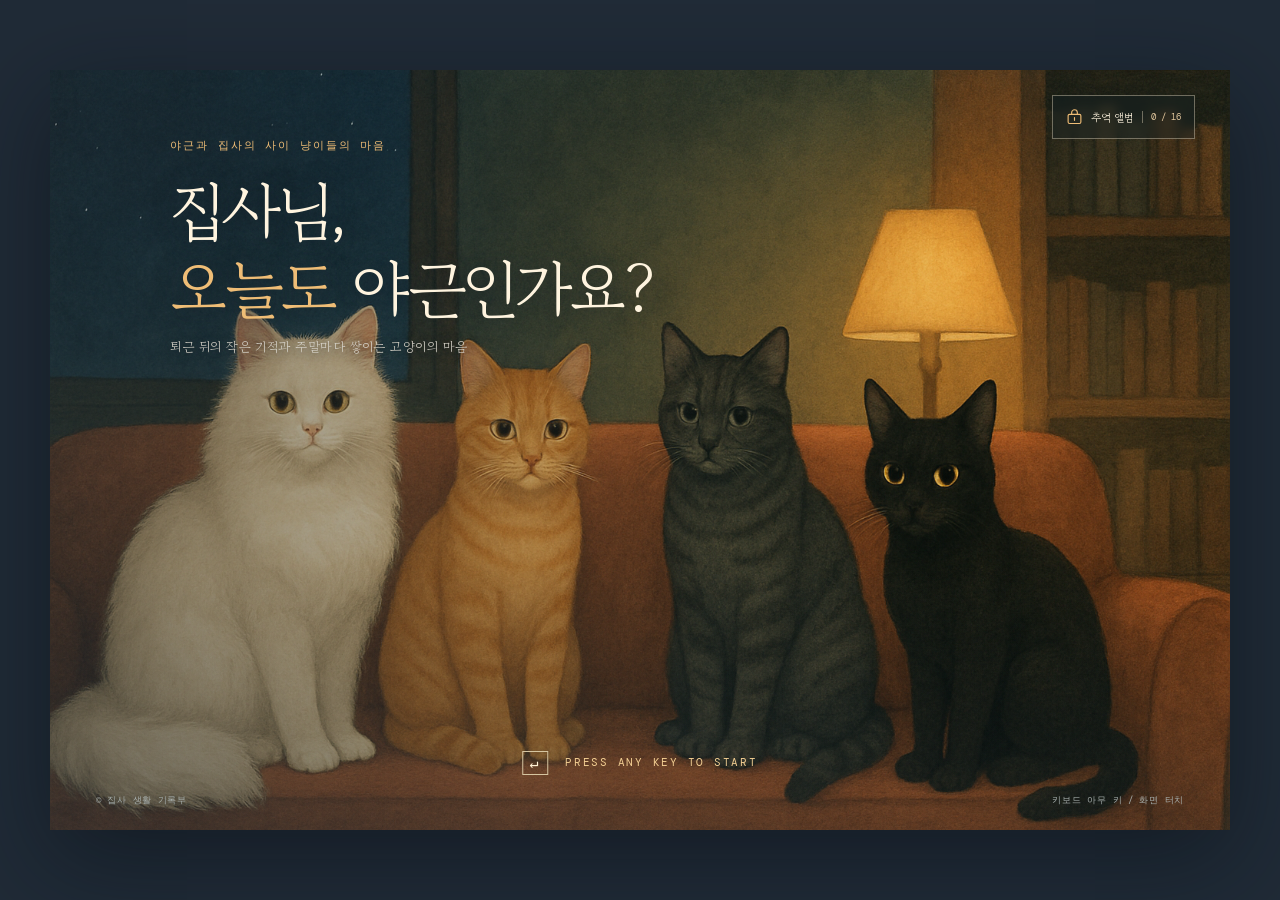
<file: index.html>
<!doctype html>
<html lang="ko">
  <head>
    <meta charset="UTF-8" />
    <meta name="viewport" content="width=device-width, initial-scale=1.0" />
    <meta name="theme-color" content="#202b37" />
    <title>집사님, 오늘도 야근인가요?</title>
    <link rel="stylesheet" href="./style.css" />
  </head>
  <body>
    <main class="game-shell" id="gameShell">
      <div class="screen title-screen is-active" id="titleScreen" aria-label="타이틀 화면">
        <button class="title-album-button" id="openTitleAlbum" type="button"><svg viewBox="0 0 24 24" aria-hidden="true"><path d="M5 7.5h14a2 2 0 0 1 2 2v9a2 2 0 0 1-2 2H5a2 2 0 0 1-2-2v-9a2 2 0 0 1 2-2Z"/><path d="M8 7.5V5a4 4 0 1 1 8 0v2.5M12 12v4"/></svg><span>추억 앨범</span><small id="titleAlbumCount">0 / 16</small></button>
        <div class="title-copy">
          <p class="eyebrow">야근과 집사의 사이 냥이들의 마음</p>
          <h1>집사님,<br /><span>오늘도</span> 야근인가요?</h1>
          <p class="title-caption">퇴근 뒤의 작은 기적과 주말마다 쌓이는 고양이의 마음</p>
        </div>
        <div class="title-cat-scene" aria-hidden="true">
          <svg viewBox="0 0 1000 430" preserveAspectRatio="none" role="presentation" xmlns="http://www.w3.org/2000/svg">
            <defs>
              <linearGradient id="titleSofa" x2="0" y2="1"><stop stop-color="#bd8060"/><stop offset="1" stop-color="#8d5e49"/></linearGradient>
              <linearGradient id="titleSeat" x2="0" y2="1"><stop stop-color="#c9916d"/><stop offset="1" stop-color="#a66f53"/></linearGradient>
              <filter id="sofaShadow" x="-.1" y="-.2" width="1.2" height="1.5"><feGaussianBlur stdDeviation="12"/></filter>
            </defs>
            <ellipse cx="500" cy="386" rx="426" ry="32" fill="#1e2425" opacity=".3" filter="url(#sofaShadow)"/>
            <path d="M103 160q0-42 47-42h700q47 0 47 42v164H103z" fill="url(#titleSofa)"/>
            <path d="M126 163q0-28 31-28h298v138H126zm321-28h296v138H447z" fill="#d19b77" opacity=".3"/>
            <path d="M78 277q0-26 32-26h780q32 0 32 26v113H78z" fill="url(#titleSeat)"/>
            <path d="M96 286h808" stroke="#e7b58d" stroke-opacity=".42" stroke-width="3"/>
            <path d="M121 388v24m757-24v24" stroke="#684b3d" stroke-width="16" stroke-linecap="round"/>
            <path d="M143 390h712" stroke="#d8b290" stroke-opacity=".16" stroke-width="3"/>
            <g transform="translate(248 180)">
              <path d="M-42 124c-69 12-92-23-67-56 16-21 42-14 42 5 0 14-16 19-25 8" fill="none" stroke="#f4ebdb" stroke-width="15" stroke-linecap="round"/>
              <path d="M-67 136c-8-48 4-89 29-103 19-11 59-11 78 0 25 14 37 55 29 103l-13 23h-111z" fill="#f4ebdb"/>
              <path d="M-64 121q-7-61 13-83m94 83q7-61-13-83m-69 85q-7 18 2 34m48-34q7 18-2 34" fill="none" stroke="#dcd0bc" stroke-width="6" stroke-linecap="round" opacity=".7"/>
              <path d="M-64 48-68-4l46 29m85 23 4-52-46 29" fill="#f4ebdb" stroke="#e7ddcd" stroke-width="3" stroke-linejoin="round"/>
              <path d="m-56 26-2-17 29 23m60-6L60 9l-2 17" fill="#d9a09a"/>
              <ellipse cx="-31" cy="65" rx="5" ry="8" fill="#43514a"/><ellipse cx="31" cy="65" rx="5" ry="8" fill="#43514a"/>
              <path d="m-4 82 4 4 4-4" fill="none" stroke="#bd8175" stroke-width="4" stroke-linecap="round"/>
              <path d="M0 86q-9 13-20 6m20-6q9 13 20 6" fill="none" stroke="#bd8175" stroke-width="3" stroke-linecap="round"/>
              <path d="m-22 86-42-7m42 15-45 4m111-12 42-7m-42 15 45 4" stroke="#b9afa0" stroke-width="2" stroke-linecap="round"/>
            </g>
            <g transform="translate(418 180)">
              <path d="M-40 126c-61 5-78-29-52-54 19-18 43-8 39 9-3 13-18 14-25 3" fill="none" stroke="#d99655" stroke-width="15" stroke-linecap="round"/>
              <path d="M-64 137c-8-48 4-89 29-103 19-11 59-11 78 0 25 14 37 55 29 103l-13 22h-111z" fill="#df9e58"/>
              <path d="M-58 56q21 12 6 34m105-34q-21 12-6 34M-53 118l18 14m88-14-18 14" fill="none" stroke="#aa6b38" stroke-width="7" stroke-linecap="round"/>
              <path d="M-64 48-68-4l46 29m85 23 4-52-46 29" fill="#d88f4d" stroke="#c58243" stroke-width="3" stroke-linejoin="round"/>
              <path d="m-56 26-2-17 29 23m60-6L60 9l-2 17" fill="#c88078"/>
              <ellipse cx="-31" cy="65" rx="5" ry="8" fill="#443d34"/><ellipse cx="31" cy="65" rx="5" ry="8" fill="#443d34"/>
              <path d="m-4 82 4 4 4-4" fill="none" stroke="#8f5d50" stroke-width="4" stroke-linecap="round"/><path d="M0 86q-9 13-20 6m20-6q9 13 20 6" fill="none" stroke="#8f5d50" stroke-width="3" stroke-linecap="round"/>
              <path d="m-22 86-42-7m42 15-45 4m111-12 42-7m-42 15 45 4" stroke="#f1d9bb" stroke-width="2" stroke-linecap="round"/>
            </g>
            <g transform="translate(588 180)">
              <path d="M40 125c60 4 76-28 51-53-19-18-43-8-39 9 3 13 18 14 25 3" fill="none" stroke="#48504e" stroke-width="15" stroke-linecap="round"/>
              <path d="M-64 137c-8-48 4-89 29-103 19-11 59-11 78 0 25 14 37 55 29 103l-13 22h-111z" fill="#505a59"/>
              <path d="M-58 56q21 12 6 34m105-34q-21 12-6 34M-53 118l18 14m88-14-18 14" fill="none" stroke="#343d3c" stroke-width="8" stroke-linecap="round"/>
              <path d="M-64 48-68-4l46 29m85 23 4-52-46 29" fill="#485251" stroke="#414a49" stroke-width="3" stroke-linejoin="round"/>
              <path d="m-56 26-2-17 29 23m60-6L60 9l-2 17" fill="#b9847d"/>
              <ellipse cx="-31" cy="65" rx="5" ry="8" fill="#dec77d"/><ellipse cx="31" cy="65" rx="5" ry="8" fill="#dec77d"/>
              <path d="m-4 82 4 4 4-4" fill="none" stroke="#c39487" stroke-width="4" stroke-linecap="round"/><path d="M0 86q-9 13-20 6m20-6q9 13 20 6" fill="none" stroke="#c39487" stroke-width="3" stroke-linecap="round"/>
              <path d="m-22 86-42-7m42 15-45 4m111-12 42-7m-42 15 45 4" stroke="#d1d0c4" stroke-width="2" stroke-linecap="round"/>
            </g>
            <g transform="translate(755 180)">
              <path d="M43 126c68 7 82-27 55-53-19-18-43-8-39 9 3 13 18 14 25 3" fill="none" stroke="#25282e" stroke-width="15" stroke-linecap="round"/>
              <path d="M-64 137c-8-48 4-89 29-103 19-11 59-11 78 0 25 14 37 55 29 103l-13 22h-111z" fill="#292c33"/>
              <path d="M-64 48-68-4l46 29m85 23 4-52-46 29" fill="#24272d" stroke="#202329" stroke-width="3" stroke-linejoin="round"/>
              <path d="m-56 26-2-17 29 23m60-6L60 9l-2 17" fill="#785c62"/>
              <ellipse cx="-31" cy="65" rx="5" ry="8" fill="#e5c76e"/><ellipse cx="31" cy="65" rx="5" ry="8" fill="#e5c76e"/>
              <path d="m-4 82 4 4 4-4" fill="none" stroke="#c28e89" stroke-width="4" stroke-linecap="round"/><path d="M0 86q-9 13-20 6m20-6q9 13 20 6" fill="none" stroke="#c28e89" stroke-width="3" stroke-linecap="round"/>
              <path d="m-22 86-42-7m42 15-45 4m111-12 42-7m-42 15 45 4" stroke="#a5a4a0" stroke-width="2" stroke-linecap="round"/>
            </g>
          </svg>
        </div>
        <div class="room-scene" aria-hidden="true">
          <svg class="title-art" viewBox="0 0 1400 620" preserveAspectRatio="xMidYMax slice" xmlns="http://www.w3.org/2000/svg">
            <defs>
              <linearGradient id="roomWall" x2="0" y2="1"><stop stop-color="#657780"/><stop offset=".72" stop-color="#495e68"/><stop offset="1" stop-color="#344650"/></linearGradient>
              <linearGradient id="nightSky" x2=".3" y2="1"><stop stop-color="#455b6d"/><stop offset="1" stop-color="#dda879"/></linearGradient>
              <linearGradient id="sofaVelvet" x2="0" y2="1"><stop stop-color="#c28c67"/><stop offset="1" stop-color="#805945"/></linearGradient>
              <linearGradient id="woodFloor" x2="0" y2="1"><stop stop-color="#a98768"/><stop offset="1" stop-color="#665348"/></linearGradient>
              <radialGradient id="lampGlow"><stop stop-color="#f5d59b" stop-opacity=".7"/><stop offset="1" stop-color="#f5d59b" stop-opacity="0"/></radialGradient>
              <pattern id="wallSpeckle" width="38" height="38" patternUnits="userSpaceOnUse"><path d="M0 37.5H38" stroke="#d4d2bd" stroke-opacity=".07"/><circle cx="5" cy="8" r="1" fill="#f3e3c9" fill-opacity=".1"/></pattern>
              <filter id="softShadow" x="-.3" y="-.3" width="1.6" height="1.8"><feGaussianBlur stdDeviation="13"/></filter>
              <g id="catBase">
                <ellipse cx="0" cy="92" rx="77" ry="15" fill="#1e2a2c" opacity=".27"/>
                <path d="M-53 70c-24-8-35-28-24-46 7-12 21-12 28-3 9 12-8 19-17 11" fill="none" stroke="currentColor" stroke-width="12" stroke-linecap="round"/>
                <path d="M-48 78c-7-28 1-50 22-57 20-7 54-3 67 13 10 12 14 29 12 47l-8 10h-83z" fill="currentColor"/>
                <path d="M-27 76v10m51-10v10" stroke="#f2dfbd" stroke-opacity=".35" stroke-width="4" stroke-linecap="round"/>
                <path d="M-34 21-38-9l26 15m39 15L33-9 10 6" fill="currentColor" stroke="currentColor" stroke-linejoin="round" stroke-width="4"/>
                <path d="m-30 10-1-11 12 8m42 3 1-11L12 8" fill="#d99e91" opacity=".8"/>
                <ellipse cx="0" cy="31" rx="42" ry="34" fill="currentColor"/>
                <path d="M-38 26c11-4 21-4 29 0m18 0c9-4 18-4 29 0" stroke="#fff1d7" stroke-opacity=".2" stroke-width="5"/>
                <ellipse cx="-15" cy="32" rx="4" ry="6" fill="#263738"/><ellipse cx="15" cy="32" rx="4" ry="6" fill="#263738"/>
                <path d="m-3 43 3 3 3-3" fill="none" stroke="#9a6862" stroke-width="2.5" stroke-linecap="round"/>
                <path d="M-2 47q-6 7-13 3m17-3q6 7 13 3" fill="none" stroke="#9a6862" stroke-width="1.8" stroke-linecap="round"/>
                <path d="M-19 45-44 42m25 8-26 3m64-8 25-3m-25 8 26 3" stroke="#f7ebd4" stroke-opacity=".74" stroke-width="1.5"/>
              </g>
            </defs>
            <path fill="url(#roomWall)" d="M0 0h1400v410H0z"/><path fill="url(#wallSpeckle)" d="M0 0h1400v410H0z"/>
            <path d="M0 408h1400v18H0z" fill="#ddc7a3"/><path d="M0 426h1400v194H0z" fill="url(#woodFloor)"/>
            <path d="M0 471h1400M0 542h1400M230 427v44m310 0v71m325-71v71m290-71v71" stroke="#dfc5a0" stroke-opacity=".12" stroke-width="3"/>
            <g opacity=".25" stroke="#c1c9ba" stroke-width="2"><path d="M70 0v400m234-400v400m798-400v400m230-400v400"/></g>
            <ellipse cx="1038" cy="217" rx="260" ry="220" fill="url(#lampGlow)" opacity=".48"/>
            <g>
              <rect x="872" y="32" width="365" height="276" rx="3" fill="#393f42" opacity=".28" transform="translate(8 12)"/>
              <rect x="860" y="20" width="365" height="276" rx="3" fill="#c5ae8d"/><rect x="872" y="32" width="341" height="252" fill="url(#nightSky)"/>
              <circle cx="1121" cy="91" r="29" fill="#f3d6a1"/><circle cx="1133" cy="82" r="28" fill="#76808a"/>
              <g fill="#f7e9ce" opacity=".85"><circle cx="918" cy="81" r="2"/><circle cx="1000" cy="59" r="2.5"/><circle cx="1064" cy="125" r="1.8"/><circle cx="1171" cy="154" r="2"/><path d="m953 121 3 8 8 3-8 3-3 8-3-8-8-3 8-3z"/></g>
              <path d="M872 211h341v73H872z" fill="#465763"/><path d="M891 194h29v90h-29zm43 12h19v78h-19zm54-22h33v100h-33zm59 23h22v77h-22zm62-15h35v92h-35z" fill="#374953"/>
              <path d="M1040 32v252m-168-116h341" stroke="#c5ae8d" stroke-width="11"/><path d="M851 20h18v277h-18zm367 0h18v277h-18z" fill="#8e7964"/>
              <path d="M844 15h27v288h-27zm374 0h27v288h-27z" fill="#b79471" opacity=".8"/>
            </g>
            <g>
              <path d="M80 244h263v13H80z" fill="#96795f"/><path d="M95 257h9v101h-9zm237 0h9v101h-9z" fill="#765e4e"/>
              <path d="M110 211h25v32h-25z" fill="#c28e67"/><path d="M143 198h19v45h-19z" fill="#6f8880"/><path d="M169 217h30v26h-30z" fill="#d1bb91"/><path d="M209 188h20v55h-20z" fill="#a46e53"/>
              <path d="M246 227q0-28 22-28t22 28v16h-44z" fill="#d5c39f"/><path d="M259 199v-19h4v19" stroke="#8b9077" stroke-width="3"/><path d="M249 207q12-13 25 0" fill="none" stroke="#8b9077" stroke-width="3"/>
              <path d="M283 238q4-29 25-29t22 29" fill="#657a71"/><ellipse cx="305" cy="210" rx="21" ry="8" fill="#819184"/>
            </g>
            <g>
              <ellipse cx="152" cy="400" rx="95" ry="75" fill="url(#lampGlow)"/>
              <path d="M153 405V222" stroke="#d5b98c" stroke-width="8"/><path d="M122 226h62l25 57h-112z" fill="#e4bb7f"/><path d="M137 226h32l17 43h-66z" fill="#f5dca8" opacity=".75"/><path d="M130 410h48" stroke="#d5b98c" stroke-width="8" stroke-linecap="round"/>
              <ellipse cx="151" cy="286" rx="63" ry="46" fill="url(#lampGlow)" opacity=".4"/>
            </g>
            <ellipse cx="696" cy="539" rx="507" ry="64" fill="#333d3c" opacity=".3"/>
            <path d="M281 371q0-30 34-30h726q38 0 38 36v89H281z" fill="#664a3e"/><path d="M301 294q0-45 43-45h667q42 0 42 43v113H301z" fill="url(#sofaVelvet)"/>
            <path d="M319 302q0-35 34-35h320v116H319zm373-35h307q34 0 34 34v82H692z" fill="#d0a17b" opacity=".34"/>
            <path d="M273 379q0-27 31-27h766q34 0 34 28v77H273z" fill="#bb8967"/><path d="M285 389h792" stroke="#e0b18a" stroke-opacity=".42" stroke-width="3"/><path d="M337 455v41m692-41v41" stroke="#634c40" stroke-width="12" stroke-linecap="round"/>
            <path d="M417 383q-25-27-7-53 15-21 39-7 19 12 6 27-9 10-20 0" fill="none" stroke="#efe5d2" stroke-width="12" stroke-linecap="round"/>
            <g transform="translate(473 294) scale(.84)" style="color:#f0e7d4"><use href="#catBase"/></g>
            <g transform="translate(638 295) scale(.83)" style="color:#d89362"><use href="#catBase"/><path d="M-17 5-10 21m19-16L3 21" stroke="#f1d0a1" stroke-width="4" opacity=".8"/></g>
            <g transform="translate(802 302) scale(.78)" style="color:#555e60"><use href="#catBase"/><path d="M-7 4 0 20m8-16L5 22" stroke="#b5aa88" stroke-width="4" opacity=".8"/></g>
            <g transform="translate(961 306) scale(.74)" style="color:#252c30"><use href="#catBase"/><path d="M-28 25q28 18 56 0" fill="#3b4142" opacity=".88"/><path d="m-26 17 10 8m32-8L6 25" stroke="#92918a" stroke-width="3" opacity=".7"/></g>
            <g>
              <path d="M1261 414v-105" stroke="#7d8c69" stroke-width="6"/><path d="M1260 357q-42-43-58-20 5 30 58 30m4-37q29-47 54-30-2 32-54 40m-1 63q-39-42-53-20 7 29 53 29m3-27q35-38 53-17-4 27-54 32" fill="#829477"/>
              <path d="M1218 402h91l-11 67h-67z" fill="#c17d5d"/><path d="M1215 404h97v11h-97z" fill="#d39470"/>
            </g>
            <path d="M0 410h1400" stroke="#ead6b3" stroke-width="5"/><path d="M0 415h1400" stroke="#2f3e43" stroke-opacity=".3" stroke-width="4"/>
          </svg>
        </div>
        <button class="start-prompt" id="startButton" type="button" aria-label="아무 키나 눌러 게임 시작">
          <span class="key-hint"><span class="keycap">↵</span> PRESS ANY KEY TO START</span>
          <span class="touch-hint">화면을 눌러 시작하기</span>
        </button>
        <div class="title-footer"><span>© 집사 생활 기록부</span><span>키보드 아무 키 / 화면 터치</span></div>
      </div>

      <section class="screen story-screen" id="storyScreen" aria-label="게임 오프닝" aria-hidden="true">
        <header class="game-header">
          <a class="mini-logo" href="#" id="homeButton" aria-label="홈으로 돌아가기"><svg class="home-icon" viewBox="0 0 24 24" aria-hidden="true"><path d="m3.5 10 8.5-7 8.5 7v10a1 1 0 0 1-1 1h-5.3v-6.2H9.8V21H4.5a1 1 0 0 1-1-1z"/><path d="M2.5 10.8 12 3l9.5 7.8"/></svg><span>집사님,<br />오늘도 야근인가요?</span></a>
          <div class="header-status"><span><i class="status-dot"></i> <span id="storyDate">2026년 1월 1일 · 목요일</span></span><span>저녁 7:42</span></div>
          <div class="wallet"><span class="coin-icon">₩</span><span id="storyMoneyValue">2,450,000</span></div>
        </header>
        <div class="story-layout">
          <div class="story-content">
            <div class="story-illustration" aria-hidden="true">
              <img class="homecoming-art" src="/ai-images/homecoming-scene.webp" alt="달빛이 드는 거실에서 소파에 모여 있는 네 마리 고양이" />
              <span class="scene-label">MONDAY / AT HOME</span>
            </div>
            <div class="dialogue">
              <div class="speaker"><span class="speaker-mark">집사</span><span>나</span><span class="speaker-line"></span></div>
              <p id="dialogueText">오늘도 무사히 퇴근. 현관문을 열자, 네 쌍의 눈이 나를 바라본다.</p>
              <button class="continue-button" id="continueButton" type="button">이야기 계속하기 <span>→</span></button>
            </div>
          </div>
        </div>
        <footer class="story-footer"><span>집에 돌아왔습니다</span><span>대화 이어가기 <kbd>ENTER</kbd></span></footer>
      </section>

      <section class="screen cats-screen" id="catsScreen" aria-label="우리 집 고양이들" aria-hidden="true">
        <header class="cats-header">
          <a class="mini-logo" href="#" id="catsHomeButton" aria-label="홈으로 돌아가기"><svg class="home-icon" viewBox="0 0 24 24" aria-hidden="true"><path d="m3.5 10 8.5-7 8.5 7v10a1 1 0 0 1-1 1h-5.3v-6.2H9.8V21H4.5a1 1 0 0 1-1-1z"/><path d="M2.5 10.8 12 3l9.5 7.8"/></svg><span>집사님,<br />오늘도 야근인가요?</span></a>
          <div class="cats-chapter"><span>CAT FILES</span><span>01 — 04</span></div>
          <div class="cats-day">우리 집 식구 소개</div>
        </header>
        <div class="cats-content">
          <div class="cats-heading">
            <div><p class="cats-kicker">퇴근 후 가장 먼저 만나는 얼굴들</p><h2>우리 집 고양이들</h2></div>
            <p>각자의 속도로 가까워지는 네 마리.<br />함께 보내는 시간이 추억이 됩니다.</p>
          </div>
          <div class="cat-roster">
            <article class="cat-profile tofu-profile">
              <div class="profile-art tofu-art" aria-hidden="true"><svg viewBox="0 0 220 180"><ellipse cx="110" cy="158" rx="73" ry="10" fill="#59614f" opacity=".16"/><path d="M55 139c-18-8-27-25-17-39 7-9 19-7 22 2 3 8-6 13-12 8m117 30c18-8 27-25 17-39-7-9-19-7-22 2-3 8 6 13 12 8" fill="none" stroke="#f5efe1" stroke-width="14" stroke-linecap="round"/><path d="M57 141q-8-46 9-68 17-22 44-15 29-8 47 15 17 22 8 68-2 13-20 14H77q-17-1-20-14" fill="#f7f1e6"/><path d="m71 79-3-37 34 23m52 14 3-37-34 23" fill="#f7f1e6" stroke="#eee3d1" stroke-width="3"/><path d="m76 65-1-13 18 15m46-2 18-13 1 13" fill="#dfa89d"/><ellipse cx="86" cy="91" rx="4" ry="6" fill="#4e5a51"/><ellipse cx="134" cy="91" rx="4" ry="6" fill="#4e5a51"/><path d="m107 105 3 3 3-3m-3 3q-8 9-16 2m16-2q8 9 16 2" fill="none" stroke="#bd8275" stroke-width="2.5" stroke-linecap="round"/><path d="M97 107 72 103m25 10-26 6m52-12 25-4m-25 10 26 6" stroke="#c5bba9" stroke-width="1.5"/><path d="M70 121q40 18 80 0" fill="none" stroke="#fff" stroke-opacity=".5" stroke-width="7"/></svg><span class="art-stamp">SOFT &amp; SWEET</span></div>
              <div class="profile-copy"><div class="profile-top"><span class="cat-number">01 / 04</span><span class="cat-type">장모 화이트</span></div><h3>두부 <span>TOFU</span></h3><p class="cat-motto">“집사 옆이 제일 좋아.”</p><p class="cat-description">온순하고 상냥한 성격. 처음부터 먼저 다가와 주는, 사랑스러운 고양이예요.</p><div class="trait-list"><span>아무 사료나 잘 먹어요</span><span>특별 간식은 필요 없어요</span><span>이벤트가 자주 발생해요</span></div><div class="cost-row"><span>긴 털 미용 · 1회</span><strong>₩150,000</strong></div></div>
            </article>
            <article class="cat-profile cheese-profile">
              <div class="profile-art cheese-art" aria-hidden="true"><svg viewBox="0 0 220 180"><ellipse cx="110" cy="158" rx="73" ry="10" fill="#8b633e" opacity=".18"/><path d="M56 140c-22-5-29-24-18-37 9-11 20-5 22 3 2 8-7 12-13 7m116 27c22-5 29-24 18-37-9-11-20-5-22 3-2 8 7 12 13 7" fill="none" stroke="#dba057" stroke-width="13" stroke-linecap="round"/><path d="M57 140q-8-47 10-69 17-22 43-14 29-8 46 14 18 22 9 69-3 14-20 15H77q-17-1-20-15" fill="#e3aa5c"/><path d="m70 78-2-36 34 22m52 14 3-36-34 22" fill="#d99d50" stroke="#c78b42" stroke-width="3"/><path d="m76 64-1-13 18 14m46-1 18-13 1 13" fill="#d18f80"/><path d="M81 69q-12 15 1 28m62-28q12 15-1 28m-43-9q-9 10 0 19m29-19q9 10 0 19m-37 26q18 8 36 0" fill="none" stroke="#a9713e" stroke-width="5" stroke-linecap="round"/><ellipse cx="87" cy="92" rx="4" ry="6" fill="#4c463b"/><ellipse cx="133" cy="92" rx="4" ry="6" fill="#4c463b"/><path d="m107 105 3 3 3-3m-3 3q-7 8-14 2m14-2q7 8 14 2" fill="none" stroke="#965e55" stroke-width="2.5" stroke-linecap="round"/><path d="M98 108 75 104m23 10-25 5m49-11 23-4m-23 10 25 5" stroke="#f8e7ca" stroke-width="1.5"/></svg><span class="art-stamp">CHEESE CAT</span></div>
              <div class="profile-copy"><div class="profile-top"><span class="cat-number">02 / 04</span><span class="cat-type">치즈 태비</span></div><h3>치즈 <span>CHEESE</span></h3><p class="cat-motto">노란 줄무늬 치즈냥이</p><p class="cat-description">치즈냥이라고 불리는 노란색 줄무늬 고양이예요.</p><div class="trait-list"><span>노란색 줄무늬 털</span><span>미용이 따로 필요 없어요</span></div><div class="cost-row"><span>미용</span><strong class="no-cost">필요 없음</strong></div></div>
            </article>
            <article class="cat-profile kai-profile">
              <div class="profile-art kai-art" aria-hidden="true"><svg viewBox="0 0 220 180"><ellipse cx="110" cy="158" rx="73" ry="10" fill="#343d3e" opacity=".2"/><path d="M56 141c-21-8-25-24-14-36 9-10 20-5 21 3 1 8-8 11-13 6m114 27c21-8 25-24 14-36-9-10-20-5-21 3-1 8 8 11 13 6" fill="none" stroke="#555f5d" stroke-width="13" stroke-linecap="round"/><path d="M57 140q-8-47 10-69 17-22 43-14 29-8 46 14 18 22 9 69-3 14-20 15H77q-17-1-20-15" fill="#4e5857"/><path d="m70 78-2-36 34 22m52 14 3-36-34 22" fill="#444d4d" stroke="#3d4646" stroke-width="3"/><path d="m76 64-1-13 18 14m46-1 18-13 1 13" fill="#b68a81"/><path d="M79 70q12 8 5 21m57-21q-12 8-5 21M98 65l12 15 12-15m-30 53 18 6 18-6" fill="none" stroke="#9a9b8b" stroke-width="5" stroke-linecap="round"/><ellipse cx="87" cy="92" rx="4" ry="6" fill="#d1c28c"/><ellipse cx="133" cy="92" rx="4" ry="6" fill="#d1c28c"/><path d="m107 105 3 3 3-3m-3 3q-7 8-14 2m14-2q7 8 14 2" fill="none" stroke="#c49a8d" stroke-width="2.5" stroke-linecap="round"/><path d="M98 108 75 104m23 10-25 5m49-11 23-4m-23 10 25 5" stroke="#d2d0c0" stroke-width="1.5"/></svg><span class="art-stamp">BLACK TABBY</span></div>
              <div class="profile-copy"><div class="profile-top"><span class="cat-number">03 / 04</span><span class="cat-type">블랙 태비</span></div><h3>카이 <span>KAI</span></h3><p class="cat-motto">검은 줄무늬 블랙 태비</p><p class="cat-description">검은 줄무늬가 있는 고양이예요. 미용 1회에 10만 원이 들어요.</p><div class="trait-list"><span>검은 줄무늬가 있어요</span><span>미용 1회 ₩100,000</span></div><div class="cost-row"><span>미용 · 1회</span><strong>₩100,000</strong></div></div>
            </article>
            <article class="cat-profile kkam-profile">
              <div class="profile-art kkam-art" aria-hidden="true"><svg viewBox="0 0 220 180"><ellipse cx="110" cy="158" rx="73" ry="10" fill="#292b31" opacity=".24"/><path d="M56 141c-21-8-25-24-14-36 9-10 20-5 21 3 1 8-8 11-13 6m114 27c21-8 25-24 14-36-9-10-20-5-21 3-1 8 8 11 13 6" fill="none" stroke="#25282e" stroke-width="13" stroke-linecap="round"/><path d="M57 140q-8-47 10-69 17-22 43-14 29-8 46 14 18 22 9 69-3 14-20 15H77q-17-1-20-15" fill="#292c33"/><path d="m70 78-2-36 34 22m52 14 3-36-34 22" fill="#24272d" stroke="#202329" stroke-width="3"/><path d="m76 64-1-13 18 14m46-1 18-13 1 13" fill="#765d5e"/><ellipse cx="87" cy="92" rx="4" ry="6" fill="#d5bd76"/><ellipse cx="133" cy="92" rx="4" ry="6" fill="#d5bd76"/><path d="m107 105 3 3 3-3m-3 3q-7 8-14 2m14-2q7 8 14 2" fill="none" stroke="#bc8b86" stroke-width="2.5" stroke-linecap="round"/><path d="M98 108 75 104m23 10-25 5m49-11 23-4m-23 10 25 5" stroke="#8f9090" stroke-width="1.5"/><path d="M65 77 81 91m74-14-16 14" stroke="#777d80" stroke-width="3" opacity=".8"/><path d="M76 129q34 9 68 0" fill="none" stroke="#474a50" stroke-width="7"/></svg><span class="art-stamp">MIDNIGHT MOOD</span></div>
              <div class="profile-copy"><div class="profile-top"><span class="cat-number">04 / 04</span><span class="cat-type">블랙 캣</span></div><h3>깜댕이 <span>KKAMDAENG</span></h3><p class="cat-motto">“흥, 아직 마음 연 거 아니거든.”</p><p class="cat-description">까칠하지만 미워할 수 없는 까만 고양이. 자주 더러워져 피부 관리에 신경 써야 해요.</p><div class="trait-list"><span>낯을 가리고 까칠한 편</span><span>피부병 관리가 필요해요</span><span>미용은 필요 없어요</span></div><div class="cost-row"><span>피부병 관리 지출</span><strong>₩50,000</strong></div></div>
            </article>
          </div>
          <div class="roster-note"><span>집사의 메모</span><span>관리는 제때, 친해지는 속도는 천천히.</span><button id="backToStory" type="button">집사 생활 시작하기 <span>→</span></button></div>
        </div>
      </section>

      <section class="screen home-screen" id="homeScreen" aria-label="퇴근 후 이벤트" aria-hidden="true">
        <header class="home-header">
          <a class="mini-logo" href="#" id="homeTitleButton" aria-label="홈으로 돌아가기"><svg class="home-icon" viewBox="0 0 24 24" aria-hidden="true"><path d="m3.5 10 8.5-7 8.5 7v10a1 1 0 0 1-1 1h-5.3v-6.2H9.8V21H4.5a1 1 0 0 1-1-1z"/><path d="M2.5 10.8 12 3l9.5 7.8"/></svg><span>집사님,<br />오늘도 야근인가요?</span></a>
          <div class="home-date"><span class="status-dot"></span><span id="dayLabel">2026년 1월 1일 · 목요일</span><span id="timeLabel">저녁 7:42</span></div>
          <div class="home-resources"><span class="resource-money">₩ <strong id="moneyValue">2,450,000</strong></span><span class="resource-food">사료 <strong id="foodValue">3.00kg</strong></span><span class="resource-followers">인스타 <strong id="followersValue">0</strong></span><span class="resource-leave">연차 <strong id="leaveValue">12일</strong></span></div>
        </header>
        <div class="home-content">
          <div class="home-kicker"><span id="eventTypeLabel">TESTER / AFTER WORK · HOME EVENT</span><span class="home-kicker-actions"><button id="openEventAlbum" type="button">수집함 <span id="collectionCount">0 / 16</span></button><span id="dayCount">DAY 01</span></span></div>
          <div class="home-title"><p>현관문이 열리자, 오늘의 이야기가 시작된다.</p><h2 id="eventTitle">오늘은 어떤 일이 있었을까?</h2></div>
          <div class="event-layout">
            <div class="event-art" aria-hidden="true">
              <img class="event-scene-image" id="eventSceneImage" alt="" />
              <span class="event-art-caption" id="eventArtCaption">LITTLE MOMENTS AT HOME</span>
            </div>
            <article class="event-card">
              <div class="event-card-top"><span id="eventCat">오늘의 고양이</span><span id="eventMood">작은 사건</span></div>
              <div class="event-story" id="eventStory"></div>
              <div class="event-outcome" id="eventOutcome"></div>
              <button class="collect-event-button" id="collectEventButton" type="button">이벤트 수집하기 <span>＋</span></button>
              <div class="daily-food"><div><span>오늘의 식사</span><small>네 마리 × 아침·점심·저녁</small></div><strong id="foodChange">−360g</strong></div>
              <p class="food-warning" id="foodWarning" hidden></p>
              <div class="feed-decision" id="feedDecision" hidden><p id="feedDecisionText"></p><div><button id="buyFeedButton" type="button">사료 1kg 구매 · 100,000원</button><button id="skipFeedButton" type="button">구매하지 않고 진행</button></div></div>
              <p class="event-notices" id="eventNotices" hidden></p>
              <button class="next-day-button" id="nextDayButton" type="button">내일로 넘어가기 <span>→</span></button>
            </article>
          </div>
          <div class="home-footnote"><span>월급일 매달 20일 · 3,000,000원</span><span>평일엔 퇴근 이벤트 · 주말엔 특별한 하루</span><span>하루 사료 360g · 1kg 100,000원</span></div>
        </div>
      </section>

      <section class="screen collection-screen" id="collectionScreen" aria-label="추억 앨범" aria-hidden="true">
        <header class="collection-header">
          <a class="mini-logo" href="#" id="collectionHomeButton" aria-label="홈으로 돌아가기"><svg class="home-icon" viewBox="0 0 24 24" aria-hidden="true"><path d="m3.5 10 8.5-7 8.5 7v10a1 1 0 0 1-1 1h-5.3v-6.2H9.8V21H4.5a1 1 0 0 1-1-1z"/><path d="M2.5 10.8 12 3l9.5 7.8"/></svg><span>집사님,<br />오늘도 야근인가요?</span></a>
          <span class="collection-header-label">CAT MEMORY ARCHIVE</span>
          <button class="collection-back" id="closeCollection" type="button"><span aria-hidden="true">←</span> 돌아가기</button>
        </header>
        <div class="collection-content">
          <section class="collection-intro">
            <div><p>함께 보낸 하루들이 차곡차곡</p><h2>우리의 추억 앨범</h2></div>
            <div class="collection-progress"><span id="albumProgressText">16개의 장면 중 0개 수집</span><div class="progress-track"><span id="albumProgressBar"></span></div></div>
          </section>
          <section class="collection-group" aria-labelledby="weekdayCollectionTitle">
            <header class="collection-group-heading"><div><span>MONDAY — FRIDAY</span><h3 id="weekdayCollectionTitle">평일 퇴근 이벤트</h3></div><span class="group-count" id="weekdayCollectionCount">0 / 8</span></header>
            <div class="collection-grid" id="weekdayCollection"></div>
          </section>
          <section class="collection-group weekend-group" aria-labelledby="weekendCollectionTitle">
            <header class="collection-group-heading"><div><span>SATURDAY — SUNDAY</span><h3 id="weekendCollectionTitle">주말 이벤트</h3></div><span class="group-count" id="weekendCollectionCount">0 / 4</span></header>
            <div class="collection-grid" id="weekendCollection"></div>
          </section>
          <footer class="collection-footer"><span>잠긴 장면도 있어요. 고양이들과 더 많은 추억을 만들어 보세요.</span><button id="collectionFooterBack" type="button">이야기로 돌아가기 <span>→</span></button></footer>
        </div>
      </section>
    </main>
    <script src="./game.js"></script>
  </body>
</html>
</file>
<file: style.css>
@import url('https://fonts.googleapis.com/css2?family=DM+Mono:wght@400;500&family=Gowun+Batang:wght@400;700&family=Manrope:wght@400;500;600;700;800&display=swap');

:root{font-family:'Manrope','Noto Sans KR',sans-serif;color:#f5eddd;background:#202b37;font-synthesis:none;text-rendering:optimizeLegibility}*{box-sizing:border-box}body{margin:0;min-width:320px;min-height:100vh;display:grid;place-items:center;background:#202b37}.game-shell{width:min(1180px,100vw);height:min(760px,100vh);min-height:600px;overflow:hidden;position:relative;background:#f1e7d3;box-shadow:0 28px 90px #080d1480}.screen{position:absolute;inset:0;transition:opacity .7s ease,transform .7s ease}.title-screen{background:#263442;overflow:hidden}.title-screen:before{content:"";position:absolute;inset:0;background:radial-gradient(ellipse at 53% 72%,#536674 0,#344553 31%,#263442 72%);opacity:.8}.title-screen:after{content:"";position:absolute;inset:0;pointer-events:none;opacity:.13;background-image:url("data:image/svg+xml,%3Csvg viewBox='0 0 180 180' xmlns='http://www.w3.org/2000/svg'%3E%3Cfilter id='n'%3E%3CfeTurbulence type='fractalNoise' baseFrequency='.85' numOctaves='3' stitchTiles='stitch'/%3E%3C/filter%3E%3Crect width='100%25' height='100%25' filter='url(%23n)' opacity='.23'/%3E%3C/svg%3E")}.title-screen.is-leaving{opacity:0;transform:scale(1.025);pointer-events:none}.title-topline,.title-footer{position:absolute;z-index:3;left:46px;right:46px;display:flex;justify-content:space-between;color:#c5bda9;font:10px 'DM Mono',monospace;letter-spacing:.15em}.title-topline{top:29px}.title-footer{bottom:23px;color:#a8b0ae;font-size:9px;letter-spacing:.08em}.title-copy{position:absolute;z-index:2;top:13%;left:10.2%;max-width:600px}.eyebrow{margin:0 0 17px;color:#efbd76;font:11px 'DM Mono',monospace;letter-spacing:.17em}.title-copy h1{margin:0;font-family:'Gowun Batang',serif;font-size:clamp(42px,6.4vw,76px);font-weight:400;letter-spacing:-.065em;line-height:1.22;color:#fff4df;text-shadow:0 3px 32px #17212b66}.title-copy h1 span{color:#efbd76}.title-caption{margin:16px 0 0;color:#d4d0c6;font-family:'Gowun Batang',serif;font-size:14px;letter-spacing:.035em}.room-scene{position:absolute;z-index:1;left:14%;right:9%;bottom:9%;height:42%;border-bottom:3px solid #8e8270;background:linear-gradient(180deg,#596c76aa,#596c7630 68%,#2c3b47 68%);image-rendering:pixelated}.window{position:absolute;right:18%;top:-61%;width:24%;height:86%;border:8px solid #9f927c;background:linear-gradient(160deg,#879c9e 2%,#cfaa7c 70%,#dca46f);box-shadow:0 0 40px #e9b17631,inset 0 0 0 5px #596772}.window:before{content:"";position:absolute;inset:0;background:linear-gradient(180deg,transparent 45%,#e8bd8a99)}.window-glow{position:absolute;right:15%;top:20%;width:30px;height:30px;border-radius:50%;background:#f7d696;box-shadow:0 0 36px 14px #f8d39788}.window-cross{position:absolute;inset:0;border-left:5px solid #9f927c;border-right:0;border-top:0;border-bottom:0;left:48%}.window-cross:after{content:"";position:absolute;left:-180%;width:380%;top:52%;border-top:5px solid #9f927c}.star{position:absolute;color:#fff1c1;z-index:1;font-style:normal}.star-one{left:18%;top:22%}.star-two{left:71%;top:13%;font-size:20px}.star-three{left:77%;top:37%;font-size:9px}.shelf{position:absolute;left:5%;top:17%;width:22%;height:9px;background:#897963}.shelf span{position:absolute;bottom:8px;width:13px;height:27px;background:#d58f5f;left:12%}.shelf span:nth-child(2){left:29%;height:34px;background:#819582}.shelf span:nth-child(3){left:47%;height:21px;background:#c5a46c}.shelf b{position:absolute;right:13%;bottom:7px;width:25px;height:21px;border-radius:12px 12px 2px 2px;background:#d9c79f}.lamp{position:absolute;left:32%;top:8%;height:31%;width:6%;border-bottom:6px solid #b9986b}.lamp span{position:absolute;left:45%;top:0;width:4px;height:65%;background:#c7ae84}.lamp i{position:absolute;left:0;top:0;width:100%;height:17px;background:#efbd76;clip-path:polygon(23% 0,77% 0,100% 100%,0 100%);filter:drop-shadow(0 0 12px #f4c477)}.sofa{position:absolute;left:34%;bottom:10%;width:39%;height:45%}.sofa-back{position:absolute;left:5%;right:6%;top:0;height:68%;border-radius:18px 18px 4px 4px;background:#a87758;box-shadow:inset 0 9px #be9069}.sofa-seat{position:absolute;left:0;right:0;bottom:0;height:38%;border-radius:6px;background:#bd8d66}.sofa-arm{position:absolute;left:-3%;bottom:0;width:13%;height:59%;border-radius:8px 8px 2px 2px;background:#a87758}.sofa-arm:after{content:"";position:absolute;right:-680%;bottom:0;width:13vw;max-width:340px;height:100%;border-radius:8px 8px 2px 2px;background:#a87758}.sofa-leg{position:absolute;bottom:-12px;width:8px;height:12px;background:#664b3e}.sofa-leg.left{left:10%}.sofa-leg.right{right:9%}.rug{position:absolute;left:27%;bottom:-22%;width:54%;height:24%;border-radius:50%;background:#73817a;opacity:.55}.plant{position:absolute;right:6%;bottom:0;width:70px;height:120px}.plant b{position:absolute;bottom:0;left:13px;width:42px;height:38px;background:#c7825d;clip-path:polygon(8% 0,92% 0,82% 100%,18% 100%)}.plant span{position:absolute;bottom:27px;left:33px;width:4px;height:49px;background:#8a986e}.plant i{position:absolute;bottom:60px;left:18px;width:24px;height:13px;border-radius:100% 0 100% 0;background:#87977b;transform:rotate(25deg)}.plant i:nth-child(2){left:33px;bottom:76px;transform:rotate(-35deg)}.plant i:nth-child(3){left:37px;bottom:46px;transform:rotate(35deg)}.cat{position:absolute;z-index:2;width:50px;height:47px;bottom:10%;animation:cat-breathe 3s ease-in-out infinite}.cat-one{left:42%;transform:scale(1.15);animation-delay:-.6s}.cat-two{left:55%;transform:scale(.85);animation-delay:-1.3s}.cat-three{left:64%;transform:scale(.72);animation-delay:-.2s}.cat-four{left:32%;transform:scale(.68);animation-delay:-1.8s}.cat:before{content:"";position:absolute;left:7px;right:4px;bottom:0;height:31px;border-radius:50% 48% 33% 33%;background:var(--fur,#e8dcc5);box-shadow:inset -7px -3px #00000012}.cat .ear{position:absolute;z-index:2;top:1px;width:17px;height:18px;background:var(--fur,#e8dcc5);clip-path:polygon(0 100%,15% 0,100% 100%)}.cat .ear.left{left:7px}.cat .ear.right{right:9px;transform:scaleX(-1)}.cat .face{position:absolute;z-index:3;top:10px;left:8px;width:36px;height:29px;border-radius:48%;background:var(--fur,#e8dcc5)}.cat .face b{position:absolute;top:11px;left:8px;width:4px;height:5px;border-radius:50%;background:#34404a}.cat .face b:nth-child(2){left:24px}.cat .face span{position:absolute;top:17px;left:17px;width:4px;height:3px;border-radius:50%;background:#d28e7b}.cat .tail{position:absolute;right:-7px;bottom:2px;width:18px;height:23px;border:5px solid var(--fur,#e8dcc5);border-left:0;border-bottom:0;border-radius:0 14px 0 0;transform:rotate(-18deg)}.cat-two{--fur:#e6b279}.cat-three{--fur:#555c61}.cat-three .face,.cat-three:before{--fur:#555c61}.cat-three .face b{background:#d6bc83}.cat-four{--fur:#f0e9d9}.floor-line{position:absolute;bottom:-3px;left:0;right:0;border-bottom:3px solid #a89a7f}.start-prompt{position:absolute;z-index:5;left:50%;bottom:5.2%;transform:translateX(-50%);border:0;background:transparent;color:#f3cf93;cursor:pointer;padding:10px 18px;min-height:54px;white-space:nowrap}.key-hint{font:11px 'DM Mono',monospace;letter-spacing:.16em;animation:prompt-glow 1.8s ease-in-out infinite}.keycap{display:inline-grid;place-items:center;width:26px;height:24px;margin-right:8px;border:1px solid #d6c5a1;color:#fff0d5;font-size:15px;vertical-align:middle}.touch-hint{display:none;font:12px 'DM Mono',monospace;letter-spacing:.1em}.story-screen{background:#eee5d5;color:#303c43;opacity:0;transform:translateY(14px);pointer-events:none}.story-screen.is-active{opacity:1;transform:translateY(0);pointer-events:auto}.game-header{height:85px;border-bottom:1px solid #d6cbbb;display:flex;align-items:center;justify-content:space-between;padding:0 6.2%}.mini-logo{color:#33434b;text-decoration:none;font:700 12px/1.4 'Gowun Batang',serif;letter-spacing:-.03em}.header-status{display:flex;gap:28px;color:#737970;font:11px 'DM Mono',monospace;letter-spacing:.06em}.header-status span:first-child{color:#48564f}.status-dot{display:inline-block;width:7px;height:7px;margin-right:7px;background:#c78658;border-radius:50%}.wallet{display:flex;align-items:center;gap:9px;color:#42504d;font:12px 'DM Mono',monospace}.coin-icon{display:grid;place-items:center;width:23px;height:23px;border:1px solid #b78853;border-radius:50%;color:#a87743}.story-layout{height:calc(100% - 142px);display:grid;grid-template-columns:130px minmax(0,680px) 130px;justify-content:center;align-items:center;gap:35px}.chapter-note{align-self:center;display:flex;flex-direction:column;align-items:center;gap:14px;color:#7f827a;font:9px 'DM Mono',monospace;letter-spacing:.13em;writing-mode:vertical-rl}.note-number{font-size:14px;color:#bf845c}.note-rule{height:56px;border-left:1px solid #c7bba7}.story-content{width:100%;max-width:680px}.story-illustration{position:relative;height:310px;overflow:hidden;background:linear-gradient(150deg,#b7c2b5,#9dada5 51%,#778d8d);border:8px solid #e7dac5;box-shadow:0 12px 28px #3b443719,inset 0 0 0 1px #ffffff59}.story-illustration:before{content:"";position:absolute;inset:0;background:linear-gradient(90deg,#43575e11 1px,transparent 1px),linear-gradient(#43575e11 1px,transparent 1px);background-size:18px 18px;opacity:.35}.story-window{position:absolute;right:13%;top:11%;width:27%;height:49%;border:8px solid #7c7160;background:linear-gradient(160deg,#889b9a,#d7ad7d);box-shadow:inset 0 0 0 3px #e5d3b3}.story-window:before{content:"";position:absolute;left:49%;top:0;height:100%;border-left:4px solid #7c7160}.story-window:after{content:"";position:absolute;left:0;top:51%;width:100%;border-top:4px solid #7c7160}.story-window span{position:absolute;color:#fff0c7;z-index:1;top:14%;left:18%}.story-window span:nth-child(2){left:74%;top:57%}.story-window span:nth-child(3){left:65%;top:23%;font-size:9px}.story-clock{position:absolute;top:15%;left:12%;color:#f8efdd;font:28px 'DM Mono',monospace;text-shadow:0 2px 5px #32444d66}.story-clock small{display:block;text-align:right;font-size:9px;letter-spacing:.2em}.story-sofa{position:absolute;left:19%;bottom:16%;width:55%;height:38%;border-radius:10px 10px 3px 3px;background:#ad7657;box-shadow:inset 0 11px #c18e6b}.story-sofa:before{content:"";position:absolute;left:-5%;bottom:0;width:110%;height:31%;background:#c18e6b;border-radius:4px}.story-cat{position:absolute;z-index:2;bottom:24%;width:53px;height:50px}.story-cat:before{content:"";position:absolute;left:6px;right:5px;bottom:0;height:31px;background:var(--fur);border-radius:46% 48% 31% 32%}.story-cat i,.story-cat b{position:absolute;z-index:2;top:5px;width:17px;height:18px;background:var(--fur);clip-path:polygon(0 100%,18% 0,100% 100%)}.story-cat i{left:7px}.story-cat b{right:8px;transform:scaleX(-1)}.story-cat span{position:absolute;z-index:3;top:17px;left:16px;width:22px;height:6px;border-radius:50%;border-top:2px solid #454644}.white-cat{left:35%;--fur:#eee4cc;transform:scale(1.08)}.dark-cat{left:58%;--fur:#525b5b;transform:scale(.8)}.dark-cat span{border-color:#e5c985}.story-plant{position:absolute;right:5%;bottom:15%;width:44px;height:83px}.story-plant b{position:absolute;bottom:0;left:7px;width:31px;height:25px;background:#b77f5c;clip-path:polygon(8% 0,92% 0,82% 100%,18% 100%)}.story-plant i{position:absolute;left:20px;bottom:29px;width:20px;height:12px;border-radius:100% 0 100% 0;background:#657e69;transform:rotate(20deg)}.story-plant i:nth-child(2){bottom:48px;left:10px;transform:rotate(-25deg)}.story-plant i:nth-child(3){bottom:58px;left:22px;transform:rotate(28deg)}.story-floor{position:absolute;bottom:13%;left:0;right:0;height:4px;background:#d8c6a9}.scene-label{position:absolute;right:11px;bottom:8px;color:#f9edda;font:8px 'DM Mono',monospace;letter-spacing:.13em}.dialogue{padding:23px 18px 0}.speaker{display:flex;align-items:center;gap:10px;color:#72746c;font-size:12px}.speaker-mark{display:grid;place-items:center;width:27px;height:27px;background:#c38259;color:#fff7ea;font-size:10px}.speaker-line{flex:1;border-top:1px solid #d4c9b7;margin-left:3px}.dialogue p{min-height:56px;margin:15px 0;color:#39464a;font:20px/1.8 'Gowun Batang',serif;letter-spacing:-.025em}.continue-button{min-width:184px;min-height:46px;padding:0 16px;border:1px solid #9a9b8d;background:transparent;color:#48514b;font:12px 'Gowun Batang',serif;cursor:pointer;transition:background .2s,color .2s}.continue-button span{margin-left:17px;font:16px 'Manrope',sans-serif}.continue-button:hover{background:#44564f;color:#fff2df}.continue-button:focus-visible,.start-prompt:focus-visible{outline:3px solid #e5ae6c;outline-offset:4px}.side-note{align-self:center;display:flex;flex-direction:column;align-items:center;gap:20px;color:#8c8a7d;font:9px/1.8 'DM Mono',monospace;letter-spacing:.11em;writing-mode:vertical-rl}.side-note i{font-size:20px;color:#bd875d;font-style:normal}.story-footer{height:57px;position:absolute;bottom:0;left:0;right:0;border-top:1px solid #d6cbbb;display:flex;justify-content:space-between;align-items:center;padding:0 6.2%;color:#89887d;font:10px 'DM Mono',monospace;letter-spacing:.04em}.story-footer kbd{padding:4px 6px;margin-left:7px;border:1px solid #c6bda9;color:#5e665f;font:10px 'DM Mono',monospace}
@keyframes prompt-glow{0%,100%{opacity:.56}50%{opacity:1}}@keyframes cat-breathe{0%,100%{margin-bottom:0}50%{margin-bottom:3px}}
@media(max-width:700px){body{display:block;background:#263442}.game-shell{height:100svh;min-height:560px;width:100vw;box-shadow:none}.title-topline,.title-footer{left:22px;right:22px}.title-topline{top:22px;font-size:8px}.title-footer{bottom:15px;font-size:8px}.title-copy{top:16%;left:8%;right:5%}.eyebrow{font-size:9px;margin-bottom:13px}.title-copy h1{font-size:clamp(43px,11vw,66px)}.title-caption{max-width:260px;font-size:12px;line-height:1.8}.room-scene{left:4%;right:3%;bottom:14%;height:35%}.window{right:14%;height:74%;top:-50%;width:30%}.shelf{left:5%;top:10%}.lamp{left:31%;top:5%}.sofa{left:28%;width:52%;height:43%}.sofa-arm:after{width:54vw}.plant{right:0;transform:scale(.78);transform-origin:bottom right}.cat-one{left:36%}.cat-two{left:50%}.cat-three{left:63%}.cat-four{left:26%}.start-prompt{bottom:5%;width:85%;height:54px}.key-hint{display:none}.touch-hint{display:inline}.game-header{height:70px;padding:0 20px}.mini-logo{font-size:10px}.header-status{gap:8px;flex-direction:column;font-size:9px}.wallet{font-size:10px}.story-layout{height:calc(100% - 127px);grid-template-columns:1fr;gap:0;padding:14px 20px 20px;align-content:center}.chapter-note,.side-note{display:none}.story-content{max-width:500px;margin:auto}.story-illustration{height:clamp(220px,40vh,310px);border-width:6px}.dialogue{padding:17px 8px 0}.dialogue p{font-size:17px;min-height:68px;margin:13px 0}.story-footer{height:57px;padding:0 20px;font-size:8px}.continue-button{min-height:44px}.story-screen{overflow:auto}.story-header{padding:0 18px}}
@media(max-height:650px) and (min-width:701px){.title-copy{top:9%}.title-copy h1{font-size:58px}.room-scene{height:37%;bottom:8%}.story-illustration{height:250px}.story-layout{grid-template-columns:100px minmax(0,650px) 100px;gap:20px}}
@media(prefers-reduced-motion:reduce){*,*:before,*:after{animation-duration:.01ms!important;animation-iteration-count:1!important;scroll-behavior:auto!important;transition-duration:.01ms!important}}

.room-scene{left:0;right:0;bottom:2%;height:74%;border:0;background:none;overflow:hidden;mask-image:linear-gradient(to bottom,transparent 0%,#000 14%);-webkit-mask-image:linear-gradient(to bottom,transparent 0%,#000 14%)}.title-art{position:absolute;inset:0;width:100%;height:100%;filter:saturate(.92)}
.story-illustration{border:7px solid #e5d7c1;background:#82958b;box-shadow:0 16px 34px #3b443726,inset 0 0 0 1px #fff8}.story-illustration:before{display:none}.story-art,.homecoming-art{position:absolute;inset:0;width:100%;height:100%;object-fit:cover;object-position:center 56%}.scene-label{z-index:1;padding:5px 8px;background:#33424799;letter-spacing:.16em}
@media(max-width:700px){.room-scene{left:0;right:0;bottom:12%;height:48%}.title-art{object-fit:fill}.story-illustration{border-width:5px}}

.cats-screen{display:flex;flex-direction:column;background:#eee6d8;color:#334047;opacity:0;transform:translateY(14px);pointer-events:none;overflow:hidden}.cats-screen.is-active{opacity:1;transform:translateY(0);pointer-events:auto}.cats-header{height:74px;flex:0 0 74px;border-bottom:1px solid #d7cebe;display:flex;align-items:center;justify-content:space-between;padding:0 5.5%}.cats-chapter{display:flex;gap:15px;color:#8b897c;font:9px 'DM Mono',monospace;letter-spacing:.14em}.cats-chapter span+span{padding-left:15px;border-left:1px solid #c9beab}.cats-day{color:#748078;font:11px 'Gowun Batang',serif}.cats-content{width:100%;max-width:1080px;margin:0 auto;padding:28px 30px 22px;overflow:auto}.cats-heading{display:flex;justify-content:space-between;align-items:end;margin:0 0 22px;padding:0 2px}.cats-kicker{margin:0 0 7px;color:#b17a56;font:9px 'DM Mono',monospace;letter-spacing:.12em}.cats-heading h2{margin:0;color:#35434a;font:400 30px 'Gowun Batang',serif;letter-spacing:-.055em}.cats-heading>p{margin:0 0 2px;color:#7f8179;text-align:right;font:12px/1.8 'Gowun Batang',serif}.cat-roster{display:grid;grid-template-columns:repeat(4,minmax(0,1fr));gap:14px}.cat-profile{min-width:0;overflow:hidden;background:#f8f4eb;border:1px solid #ddd3c2;box-shadow:0 5px 15px #4a514111;display:flex;flex-direction:column}.profile-art{height:147px;position:relative;display:grid;place-items:center;overflow:hidden}.profile-art:before{content:"";position:absolute;inset:0;background:radial-gradient(ellipse at 50% 80%,#fff7e5aa,transparent 60%)}.profile-art svg{position:relative;width:100%;height:100%;z-index:1}.profile-art .cat-portrait-image{position:absolute;z-index:1;inset:0;width:100%;height:100%;object-fit:cover;object-position:center 25%}.tofu-art .cat-portrait-image{object-position:center 23%}.cheese-art .cat-portrait-image{object-position:center 25%}.kai-art .cat-portrait-image{object-position:center 25%}.kkam-art .cat-portrait-image{object-position:center 25%}.tofu-art{background:#d9ded2}.cheese-art{background:#e8d8bc}.kai-art{background:#c9d0c8}.kkam-art{background:#bbc0bd}.art-stamp{position:absolute;z-index:2;left:10px;top:10px;padding:5px 7px;background:#f8f2e6c9;color:#616a61;font:7px 'DM Mono',monospace;letter-spacing:.12em}.profile-copy{padding:13px 13px 0;display:flex;flex-direction:column;flex:1}.profile-top{display:flex;align-items:center;justify-content:space-between;color:#969184;font:8px 'DM Mono',monospace;letter-spacing:.08em}.cat-type{padding:4px 6px;background:#ebe5d9;color:#72796f}.profile-copy h3{margin:9px 0 2px;color:#35434a;font:700 22px 'Gowun Batang',serif;letter-spacing:-.04em}.profile-copy h3 span{margin-left:4px;color:#a29b8c;font:8px 'DM Mono',monospace;letter-spacing:.12em;vertical-align:middle}.cat-motto{margin:0;color:#b07856;font:11px 'Gowun Batang',serif}.cat-description{min-height:58px;margin:10px 0;color:#606961;font:11px/1.7 'Gowun Batang',serif}.trait-list{display:flex;flex-direction:column;gap:5px;margin:0 0 14px}.trait-list span{position:relative;padding-left:11px;color:#74776f;font:9px/1.5 'Manrope','Noto Sans KR',sans-serif}.trait-list span:before{content:"";position:absolute;left:0;top:5px;width:4px;height:4px;background:#c18a62;transform:rotate(45deg)}.cost-row{min-height:43px;margin-top:auto;padding:9px 0;border-top:1px solid #e1d8ca;display:flex;align-items:center;justify-content:space-between;gap:4px}.cost-row>span{color:#827e73;font:9px 'Gowun Batang',serif}.cost-row strong{color:#875c43;font:600 11px 'DM Mono',monospace;white-space:nowrap}.cost-row strong.no-cost{color:#6e7d6b;font:10px 'Gowun Batang',serif}.roster-note{min-height:48px;margin-top:14px;padding:0 3px;display:flex;align-items:center;gap:13px;color:#828277;font:10px 'Gowun Batang',serif}.roster-note>span:first-child{color:#af7752}.roster-note button{margin-left:auto;min-height:40px;padding:0 12px;border:1px solid #c6b9a5;background:transparent;color:#59645d;font:10px 'Gowun Batang',serif;cursor:pointer}.roster-note button span{margin-left:10px}.roster-note button:hover{background:#e5ddcf}.roster-note button:focus-visible{outline:3px solid #d19b68;outline-offset:2px}
@media(max-width:900px){.cats-content{padding:22px 22px 18px}.cat-roster{grid-template-columns:repeat(2,minmax(0,1fr));gap:12px}.profile-art{height:125px}.profile-copy{padding:11px 12px 0}.cat-description{min-height:auto}.trait-list{margin-bottom:10px}}
@media(max-width:700px){.cats-header{height:66px;flex-basis:66px;padding:0 20px}.cats-chapter{font-size:8px;gap:8px}.cats-chapter span+span{padding-left:8px}.cats-day{font-size:9px}.cats-content{padding:20px 16px 16px}.cats-heading{align-items:start;margin-bottom:17px}.cats-heading h2{font-size:25px}.cats-kicker{font-size:8px}.cats-heading>p{font-size:10px;max-width:130px}.profile-art{height:118px}.profile-copy h3{font-size:19px}.profile-copy h3 span{font-size:7px}.cat-description{font-size:10px}.trait-list span{font-size:8px}.roster-note{flex-wrap:wrap;gap:6px 10px;padding:8px 0}.roster-note>span:nth-child(2){font-size:9px}.roster-note button{min-height:40px}}
@media(max-width:440px){.cats-heading>p{display:none}.cat-roster{grid-template-columns:1fr;gap:10px}.cat-profile{display:grid;grid-template-columns:112px minmax(0,1fr);min-height:180px}.profile-art{height:100%;min-height:180px}.profile-copy{padding:11px 10px 0}.profile-top{font-size:7px}.cat-description{margin:7px 0;font-size:9px;line-height:1.55}.profile-copy h3{margin:7px 0 1px}.cat-motto{font-size:10px}.trait-list{gap:3px;margin-bottom:7px}.trait-list span{font-size:8px}.cost-row{min-height:36px;padding:7px 0}.cost-row>span{font-size:8px}.cost-row strong{font-size:10px}.cats-day{display:none}.roster-note>span:nth-child(2){max-width:160px}}

.home-screen{display:flex;flex-direction:column;background:#eee6d8;color:#344047;opacity:0;transform:translateY(14px);pointer-events:none;overflow:hidden}.home-screen.is-active{opacity:1;transform:translateY(0);pointer-events:auto}.home-header{height:73px;flex:0 0 73px;padding:0 5.5%;border-bottom:1px solid #d7cebe;display:flex;align-items:center;justify-content:space-between}.home-date{display:flex;align-items:center;gap:10px;color:#56625b;font:10px 'DM Mono',monospace}.home-date .status-dot{flex:0 0 7px;margin:0}.home-date span:last-child{margin-left:9px;color:#8b897f}.home-resources{display:flex;gap:20px;color:#76786f;font:10px 'DM Mono',monospace}.home-resources strong{color:#48534d;font-weight:500}.resource-food{padding-left:18px;border-left:1px solid #d0c5b4}.home-content{width:100%;max-width:1020px;margin:0 auto;padding:25px 30px 16px;display:flex;flex:1;min-height:0;flex-direction:column}.home-kicker{display:flex;justify-content:space-between;color:#a87753;font:9px 'DM Mono',monospace;letter-spacing:.13em}.home-kicker span+span{color:#8a897f}.home-title{margin:13px 0 19px}.home-title p{margin:0 0 5px;color:#898579;font:11px 'Gowun Batang',serif}.home-title h2{margin:0;color:#35434a;font:400 29px 'Gowun Batang',serif;letter-spacing:-.05em}.event-layout{display:grid;grid-template-columns:1.04fr .96fr;gap:24px;min-height:0;flex:1}.event-art{position:relative;min-height:330px;overflow:hidden;background:linear-gradient(180deg,#647b80 0%,#a8aca0 69%,#b99a78 69%,#8d705a 100%);border:7px solid #f6f0e5;box-shadow:0 12px 30px #41473d1c}.event-art:before{content:"";position:absolute;inset:0;background:linear-gradient(90deg,#e9e3cf14 1px,transparent 1px),linear-gradient(#e9e3cf14 1px,transparent 1px);background-size:28px 28px}.event-art:after{content:"";position:absolute;left:-6%;right:-6%;bottom:14%;height:14%;border-radius:50%;background:#46544c4d}.event-window{position:absolute;right:11%;top:9%;width:33%;height:43%;border:8px solid #877766;background:linear-gradient(180deg,#748892,#d3aa7c);box-shadow:inset 0 0 0 4px #e7d5b6}.event-window:before,.event-window:after{content:"";position:absolute;background:#877766}.event-window:before{left:49%;top:0;bottom:0;width:6px}.event-window:after{left:0;right:0;top:53%;height:6px}.event-window i{position:absolute;z-index:1;right:15%;top:15%;width:27px;height:27px;border-radius:50%;background:#f2d8a3;box-shadow:0 0 20px #f7dfa777}.event-window b{position:absolute;z-index:1;left:20%;top:25%;width:4px;height:4px;border-radius:50%;background:#fff1cd;box-shadow:48px 28px #fff1cd,114px -5px #fff1cd}.event-lamp{position:absolute;left:11%;top:15%;width:17%;height:35%}.event-lamp:before{content:"";position:absolute;left:48%;top:21%;height:76%;width:6px;background:#bf9c70}.event-lamp i{position:absolute;left:15%;top:5%;width:75%;height:31%;background:#efd19c;clip-path:polygon(25% 0,75% 0,100% 100%,0 100%);filter:drop-shadow(0 0 22px #f5d89d)}.event-lamp b{position:absolute;left:27%;bottom:0;width:50%;height:6px;border-radius:50%;background:#bd9b71}.event-sofa{position:absolute;left:16%;right:13%;bottom:23%;height:39%;border-radius:22px 22px 4px 4px;background:linear-gradient(180deg,#c18d69,#a67153);box-shadow:0 12px 0 #815b47}.event-sofa:before{content:"";position:absolute;left:3%;right:3%;top:9%;height:78%;border:2px solid #d4a27a88;border-radius:15px}.event-sofa:after{content:"";position:absolute;left:-4%;right:-4%;bottom:-17%;height:30%;border-radius:6px;background:#bd8b67;box-shadow:0 8px 0 #735542}.event-sofa span{position:absolute;z-index:1;top:39%;width:2px;height:35%;background:#704f41}.event-sofa span:nth-child(1){left:27%}.event-sofa span:nth-child(2){left:50%}.event-sofa span:nth-child(3){left:73%}.event-sofa span:nth-child(4){display:none}.event-rug{position:absolute;left:12%;right:9%;bottom:7%;height:16%;border-radius:50%;background:#a7a08b77}.event-cat-shadow{position:absolute;z-index:2;left:46%;bottom:22%;width:23%;height:7%;border-radius:50%;background:#38423b44}.event-cat-shape{--fur:#f3ead8;position:absolute;z-index:3;left:47%;bottom:27%;width:22%;height:29%;border-radius:46% 46% 28% 28%;background:var(--fur);box-shadow:inset -8px -5px #30383112;animation:cat-breathe 3s ease-in-out infinite}.event-cat-shape:before{content:"";position:absolute;left:8%;top:-30%;width:38%;height:40%;background:var(--fur);clip-path:polygon(0 100%,12% 0,100% 100%)}.event-cat-shape:after{content:"";position:absolute;right:8%;top:-30%;width:38%;height:40%;background:var(--fur);clip-path:polygon(0 100%,12% 0,100% 100%);transform:scaleX(-1)}.cat-ear{position:absolute;top:-17%;width:14%;height:15%;background:#d29c8b;clip-path:polygon(0 100%,50% 0,100% 100%)}.ear-one{left:17%}.ear-two{right:17%}.cat-eye{position:absolute;top:37%;width:7%;height:12%;border-radius:50%;background:#38433d}.eye-one{left:29%}.eye-two{right:29%}.cat-nose{position:absolute;top:56%;left:47%;width:7%;height:6%;background:#bf8278;clip-path:polygon(50% 100%,0 0,100% 0)}.cat-tail{position:absolute;left:-21%;bottom:0;width:34%;height:54%;border:8px solid var(--fur);border-right:0;border-bottom:0;border-radius:25px 0 0;transform:rotate(-12deg)}.event-food-bowl{position:absolute;z-index:4;left:20%;bottom:17%;width:67px;height:27px}.event-food-bowl:before{content:"";position:absolute;left:0;right:0;top:0;height:13px;border-radius:50%;background:#dfd3bb}.event-food-bowl i{position:absolute;left:5px;right:5px;bottom:0;height:18px;border-radius:2px 2px 12px 12px;background:#a85f4d}.event-food-bowl b{position:absolute;z-index:1;left:9px;right:9px;top:3px;height:5px;border-radius:50%;background:#70503d}.event-art-caption{position:absolute;z-index:5;right:10px;bottom:9px;padding:5px 7px;background:#344047a6;color:#f6edda;font:7px 'DM Mono',monospace;letter-spacing:.14em}.event-art[data-cat="cheese"] .event-cat-shape{--fur:#d99a52}.event-art[data-cat="cheese"] .event-cat-shape:before,.event-art[data-cat="cheese"] .event-cat-shape:after{background:#d99a52}.event-art[data-cat="cheese"] .event-cat-shape:after{box-shadow:inset 0 -13px #a96e38}.event-art[data-cat="kai"] .event-cat-shape{--fur:#515a58}.event-art[data-cat="kai"] .event-cat-shape:before,.event-art[data-cat="kai"] .event-cat-shape:after{background:#515a58}.event-art[data-cat="kai"] .event-eye{background:#d0c184}.event-art[data-cat="kkam"] .event-cat-shape{--fur:#282b31}.event-art[data-cat="kkam"] .event-cat-shape:before,.event-art[data-cat="kkam"] .event-cat-shape:after{background:#282b31}.event-art[data-cat="kkam"] .event-eye{background:#d3bd78}.event-card{min-width:0;display:flex;flex-direction:column;padding:19px 19px 15px;background:#f8f4eb;border:1px solid #ddd3c2;box-shadow:0 8px 22px #41473d10}.event-card-top{display:flex;justify-content:space-between;align-items:center;padding-bottom:12px;border-bottom:1px solid #e2d9cb;color:#6d756d;font:9px 'DM Mono',monospace}.event-card-top span:first-child{color:#9d704f}.event-card-top span+span{padding:5px 7px;background:#ece6da;color:#7e7c71}.event-story{margin:17px 0 12px;color:#39464a;font:17px/1.9 'Gowun Batang',serif;letter-spacing:-.025em}.event-outcome{margin-top:auto;padding:10px 11px;background:#eee8dc;color:#626b62;font:11px/1.6 'Gowun Batang',serif}.daily-food{display:flex;align-items:center;justify-content:space-between;padding:13px 0;border-bottom:1px solid #e2d9cb}.daily-food div{display:flex;flex-direction:column;gap:4px;color:#535e57;font:10px 'Gowun Batang',serif}.daily-food small{color:#969184;font:8px 'DM Mono',monospace}.daily-food strong{color:#6d795f;font:600 14px 'DM Mono',monospace}.food-warning{margin:7px 0 0;padding:7px 9px;background:#f4ddd2;color:#9b4c3e;font:10px 'Gowun Batang',serif}.food-warning[hidden]{display:none}.next-day-button{min-height:45px;margin-top:12px;padding:0 14px;border:0;background:#475b51;color:#fff5e4;text-align:left;font:11px 'Gowun Batang',serif;cursor:pointer;transition:background .2s}.next-day-button span{float:right;font:15px 'Manrope',sans-serif}.next-day-button:hover{background:#34473f}.next-day-button:focus-visible,.roster-note button:focus-visible{outline:3px solid #d19b68;outline-offset:2px}.home-footnote{display:flex;justify-content:space-between;padding-top:13px;color:#8b887c;font:9px 'DM Mono',monospace}.home-footnote span:first-child{color:#a87753}
.event-art:after{content:none}
.mini-logo{display:flex;align-items:center;gap:8px}.home-icon{width:22px;height:22px;flex:0 0 22px;fill:none;stroke:#b47e58;stroke-width:1.7;stroke-linecap:round;stroke-linejoin:round;transition:transform .2s ease,color .2s ease}.mini-logo:hover .home-icon{transform:translateY(-2px);stroke:#7e6047}.mini-logo:focus-visible{outline:2px solid #c28b61;outline-offset:5px}
@media(max-width:700px){.mini-logo{gap:6px}.home-icon{width:19px;height:19px;flex-basis:19px}}
.title-album-button{position:absolute;z-index:6;top:25px;right:35px;display:flex;align-items:center;gap:8px;min-height:44px;padding:0 13px;border:1px solid #f0e1c566;background:#17232b57;color:#fff4df;font:11px 'Gowun Batang',serif;cursor:pointer;backdrop-filter:blur(5px);transition:background .2s,border-color .2s}.title-album-button:hover{background:#17232bcc;border-color:#f0e1c5aa}.title-album-button svg{width:17px;height:17px;fill:none;stroke:#efbd76;stroke-width:1.6;stroke-linecap:round;stroke-linejoin:round}.title-album-button small{padding-left:8px;border-left:1px solid #f0e1c566;color:#e4c99f;font:9px 'DM Mono',monospace}.title-album-button:focus-visible,.collection-back:focus-visible,.collection-footer button:focus-visible{outline:3px solid #e4b575;outline-offset:3px}
.collection-screen{display:flex;flex-direction:column;background:#eee6d8;color:#344047;opacity:0;transform:translateY(14px);pointer-events:none;overflow:hidden}.collection-screen.is-active{opacity:1;transform:translateY(0);pointer-events:auto}.collection-header{height:72px;flex:0 0 72px;padding:0 5.5%;display:flex;align-items:center;justify-content:space-between;border-bottom:1px solid #d7cebe}.collection-header-label{color:#9b8a75;font:9px 'DM Mono',monospace;letter-spacing:.16em}.collection-back{min-height:42px;padding:0 12px;border:1px solid #cbbda9;background:#f8f4eb;color:#536057;font:11px 'Gowun Batang',serif;cursor:pointer}.collection-back span{margin-right:8px;color:#ad7954}.collection-content{width:100%;max-width:1110px;margin:0 auto;padding:25px 30px 18px;overflow:auto}.collection-intro{display:flex;align-items:end;justify-content:space-between;margin:0 0 24px;padding:0 2px 17px;border-bottom:1px solid #d9cfbf}.collection-intro p{margin:0 0 6px;color:#af7955;font:10px 'Gowun Batang',serif}.collection-intro h2{margin:0;color:#34434a;font:400 30px 'Gowun Batang',serif;letter-spacing:-.05em}.collection-progress{width:min(290px,40%);padding-bottom:3px;color:#7c7b71;font:10px 'DM Mono',monospace;text-align:right}.progress-track{height:5px;margin-top:9px;overflow:hidden;background:#dbd5c9}.progress-track span{display:block;width:0;height:100%;background:#b88058;transition:width .35s ease}.collection-group{margin:0 0 25px}.collection-group-heading{display:flex;align-items:end;justify-content:space-between;margin-bottom:12px}.collection-group-heading div>span{color:#9d785a;font:8px 'DM Mono',monospace;letter-spacing:.15em}.collection-group-heading h3{margin:4px 0 0;color:#39464a;font:400 20px 'Gowun Batang',serif}.group-count{color:#8a887c;font:10px 'DM Mono',monospace}.collection-grid{display:grid;grid-template-columns:repeat(4,minmax(0,1fr));gap:12px}.collection-card{min-width:0;overflow:hidden;border:1px solid #d9cfbf;background:#f8f4eb;box-shadow:0 4px 12px #41473d0d}.collection-art{position:relative;aspect-ratio:1.52;overflow:hidden;background:#d7d7c9}.collection-art>img{display:block;width:100%;height:100%;object-fit:cover;transition:transform .35s,filter .3s}.collection-card.is-collected:hover .collection-art>img{transform:scale(1.04)}.collection-card.is-locked .collection-art>img{filter:blur(2px) saturate(.45) brightness(.7);transform:scale(1.04)}.collection-lock{position:absolute;inset:0;display:flex;flex-direction:column;align-items:center;justify-content:center;gap:6px;background:#28323644;color:#fff5e5;text-shadow:0 1px 4px #26302e99}.collection-lock svg{width:28px;height:28px;fill:none;stroke:currentColor;stroke-width:1.7;stroke-linecap:round;stroke-linejoin:round}.collection-lock span{font:9px 'Gowun Batang',serif}.collection-card-details{padding:9px 10px 10px}.collection-card-number{display:block;overflow:hidden;color:#a08365;font:7px 'DM Mono',monospace;letter-spacing:.04em;text-overflow:ellipsis;white-space:nowrap}.collection-card h4{overflow:hidden;margin:5px 0 6px;color:#39464a;font:600 13px 'Gowun Batang',serif;text-overflow:ellipsis;white-space:nowrap}.collection-card.is-locked h4{color:#8d8a80;letter-spacing:.12em}.collection-card-status{color:#71806e;font:8px 'DM Mono',monospace}.collection-card.is-locked .collection-card-status{color:#9a968b}.weekend-group{padding-top:4px}.collection-footer{min-height:48px;padding:12px 2px 0;border-top:1px solid #d9cfbf;display:flex;align-items:center;justify-content:space-between;gap:12px;color:#858276;font:10px 'Gowun Batang',serif}.collection-footer button{min-height:42px;padding:0 13px;border:1px solid #bbae9b;background:transparent;color:#58645c;font:10px 'Gowun Batang',serif;white-space:nowrap;cursor:pointer}.collection-footer button span{margin-left:9px}
@media(max-width:760px){.collection-header{height:66px;flex-basis:66px;padding:0 18px}.collection-content{padding:20px 18px 15px}.collection-grid{grid-template-columns:repeat(3,minmax(0,1fr));gap:10px}.collection-card-details{padding:8px}.collection-card h4{font-size:12px}}
@media(max-width:560px){.title-album-button{top:15px;right:14px;min-height:42px;padding:0 9px;gap:6px;font-size:10px}.title-copy{right:12%;}.collection-header{padding:0 13px}.collection-header .mini-logo{font-size:9px}.collection-header-label{font-size:7px;letter-spacing:.1em}.collection-back{min-height:40px;padding:0 8px;font-size:9px}.collection-content{padding:17px 13px 13px}.collection-intro{align-items:start;gap:12px;margin-bottom:19px}.collection-intro h2{font-size:24px}.collection-intro p{font-size:9px}.collection-progress{width:39%;font-size:8px;line-height:1.5}.collection-grid{grid-template-columns:repeat(2,minmax(0,1fr));gap:9px}.collection-group{margin-bottom:21px}.collection-group-heading h3{font-size:17px}.collection-card-number{font-size:6px}.collection-card h4{font-size:11px}.collection-card-status{font-size:7px}.collection-lock span{font-size:8px}.collection-footer{align-items:flex-start;font-size:9px;line-height:1.6}.collection-footer button{min-height:40px;padding:0 9px;font-size:9px}}
@media(max-width:760px){.home-header{height:67px;flex-basis:67px;padding:0 18px}.home-date{gap:6px;font-size:8px}.home-date span:last-child{margin-left:3px}.home-resources{gap:9px;font-size:8px}.resource-food{padding-left:9px}.home-content{padding:18px 18px 12px}.home-title{margin:10px 0 14px}.home-title h2{font-size:24px}.event-layout{grid-template-columns:1fr 1fr;gap:12px}.event-art{min-height:285px}.event-card{padding:13px 12px 11px}.event-story{margin:12px 0;font-size:14px;line-height:1.75}.home-footnote{font-size:8px}.home-footnote span:last-child{display:none}}
@media(max-width:560px){.home-screen{overflow:auto}.home-header{padding:0 13px}.home-header .mini-logo{font-size:9px}.home-date{flex-direction:column;align-items:flex-start;gap:3px}.home-date .status-dot{display:none}.home-date span:last-child{margin:0}.home-resources{flex-direction:column;gap:4px}.resource-food{padding:0;border:0}.home-content{padding:16px 13px 12px}.home-title h2{font-size:22px}.home-title p{font-size:10px}.event-layout{grid-template-columns:1fr;gap:10px}.event-art{min-height:195px}.event-card{min-height:260px;padding:13px}.event-story{min-height:60px;font-size:14px}.event-outcome{margin-top:4px}.daily-food{padding:10px 0}.home-footnote{padding-bottom:4px}.home-footnote span:nth-child(2){margin-left:auto}}

.title-screen{background:#263442 url('/ai-images/title-living-room-3.webp') center 57%/cover no-repeat}.title-screen:before{background:linear-gradient(90deg,#1c29367a 0%,#23313c48 38%,#26344212 76%,#26344208 100%),linear-gradient(0deg,#202a3245 0%,transparent 35%);opacity:1}.room-scene,.title-cat-scene{display:none}.title-copy{top:9%;max-width:650px}.title-copy h1{font-size:clamp(42px,5.4vw,64px);text-shadow:0 3px 25px #17212bcc}.title-caption{margin-top:10px;font-size:13px;text-shadow:0 2px 12px #17212bcc}
@media(max-width:700px){.title-screen{background-position:58% center}.title-screen:before{background:linear-gradient(90deg,#1c29368a 0%,#23313c50 58%,#26344216 100%),linear-gradient(0deg,#202a324a 0%,transparent 48%)}.title-copy{top:10%;max-width:90%}.title-copy h1{font-size:clamp(40px,9vw,54px)}}
@media(max-width:700px){.title-cat-scene{left:0;bottom:4%;width:100%;height:50%}}
.home-kicker-actions{display:flex;align-items:center;gap:18px;color:#8a897f}.home-kicker-actions button{padding:0;border:0;background:none;color:#8a897f;font:9px 'DM Mono',monospace;letter-spacing:.08em;cursor:pointer}.home-kicker-actions button span{margin-left:5px;color:#a87753}.collect-event-button{align-self:flex-start;min-height:37px;margin-top:11px;padding:0 10px;border:1px solid #d6c9b5;background:transparent;color:#8b694f;font:10px 'Gowun Batang',serif;cursor:pointer}.collect-event-button span{margin-left:8px;font:14px 'Manrope',sans-serif}.collect-event-button:hover:not(:disabled){background:#eee8dc}.collect-event-button:disabled{color:#72806e;border-color:#d4d9ce;cursor:default}.event-album{width:min(570px,calc(100vw - 28px));max-height:min(680px,calc(100vh - 40px));padding:22px;background:#f8f4eb;color:#344047;border:1px solid #d9cebd;box-shadow:0 24px 90px #18201c55}.event-album::backdrop{background:#1e2932a8;backdrop-filter:blur(3px)}.album-heading{display:flex;align-items:start;justify-content:space-between;padding-bottom:14px;border-bottom:1px solid #e1d8ca}.album-heading>div>span{color:#a87753;font:8px 'DM Mono',monospace;letter-spacing:.14em}.album-heading h2{margin:6px 0 0;font:400 24px 'Gowun Batang',serif}.album-heading button{width:40px;height:40px;border:1px solid #d2c6b5;background:transparent;color:#56625b;font:24px/1 'Manrope',sans-serif;cursor:pointer}.album-intro{margin:12px 0;color:#858175;font:11px 'Gowun Batang',serif}.album-list{max-height:calc(100vh - 190px);overflow:auto}.album-empty{padding:28px 12px;text-align:center;color:#888579;font:12px/1.8 'Gowun Batang',serif}.album-entry{padding:13px 0;border-top:1px solid #e5ddcf}.album-entry>span{color:#9b785d;font:8px 'DM Mono',monospace;letter-spacing:.04em}.album-entry h3{margin:5px 0;color:#3d4a4c;font:600 15px 'Gowun Batang',serif}.album-entry p{margin:0;color:#73756d;font:11px/1.75 'Gowun Batang',serif}.event-card .collect-event-button{margin-bottom:0}
.event-scene-image{position:absolute;inset:0;width:100%;height:100%;object-fit:cover;object-position:center 50%}.album-entry{display:grid;grid-template-columns:128px 1fr;gap:12px;align-items:center}.album-entry-image{display:block;width:128px;height:86px;object-fit:cover;border:3px solid #e9dfcf}.album-entry-copy{min-width:0}
.resource-followers,.resource-leave{padding-left:14px;border-left:1px solid #d0c5b4}.feed-decision{margin:8px 0;padding:10px;background:#f1e3d4;border:1px solid #e3cbb4}.feed-decision[hidden]{display:none}.feed-decision p{margin:0 0 8px;color:#765e4d;font:10px/1.65 'Gowun Batang',serif}.feed-decision>div{display:flex;gap:7px;flex-wrap:wrap}.feed-decision button{min-height:38px;padding:0 9px;border:1px solid #c3a98d;background:#faf5eb;color:#72553e;font:9px 'Gowun Batang',serif;cursor:pointer}.feed-decision button:first-child{background:#586b5b;border-color:#586b5b;color:#fff7e7}.feed-decision button:disabled{background:#ddd7ce;border-color:#d0cabe;color:#989287;cursor:not-allowed}.feed-decision button:focus-visible,.home-kicker-actions button:focus-visible{outline:3px solid #d19b68;outline-offset:2px}.event-notices{margin:6px 0;padding:7px 9px;background:#e6ebdf;color:#596a53;font:10px/1.6 'Gowun Batang',serif}.event-notices[hidden]{display:none}
.collection-screen{z-index:10}
.story-layout{grid-template-columns:minmax(0,680px);gap:0}
</file>
